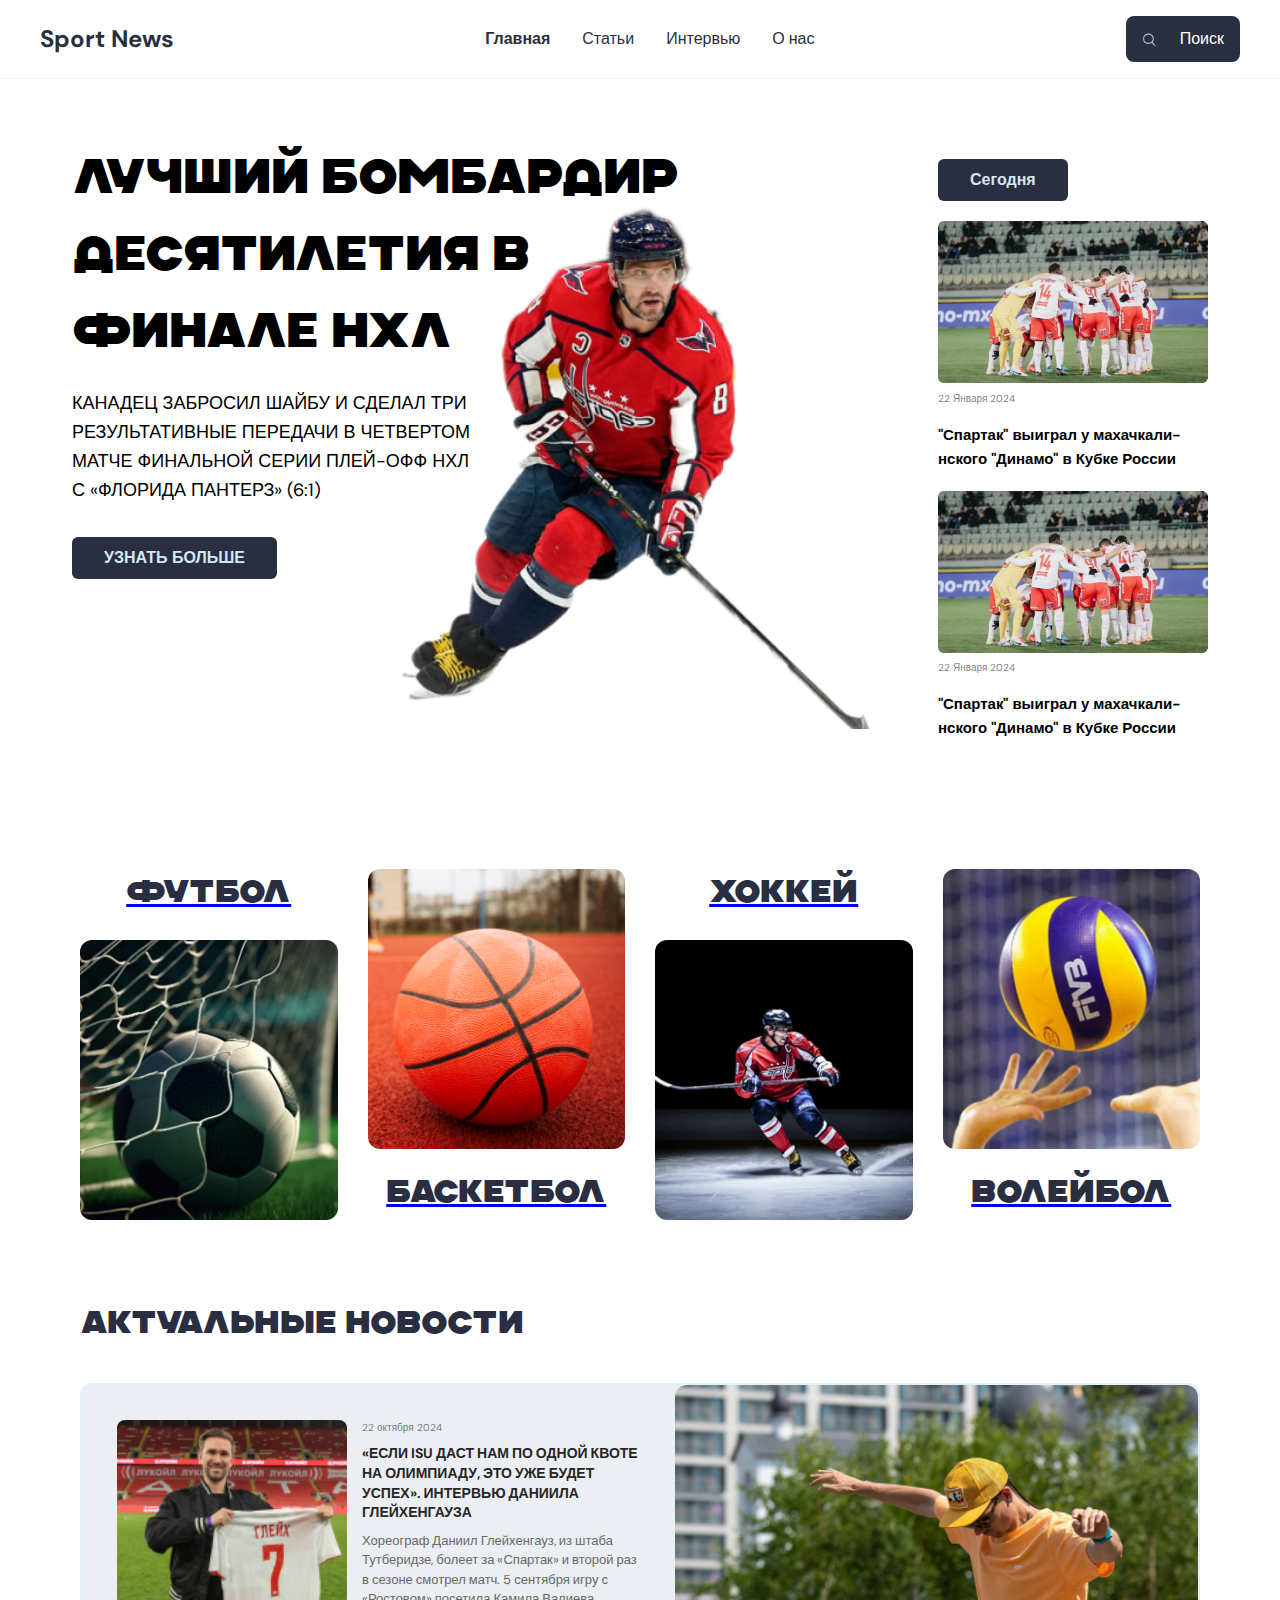
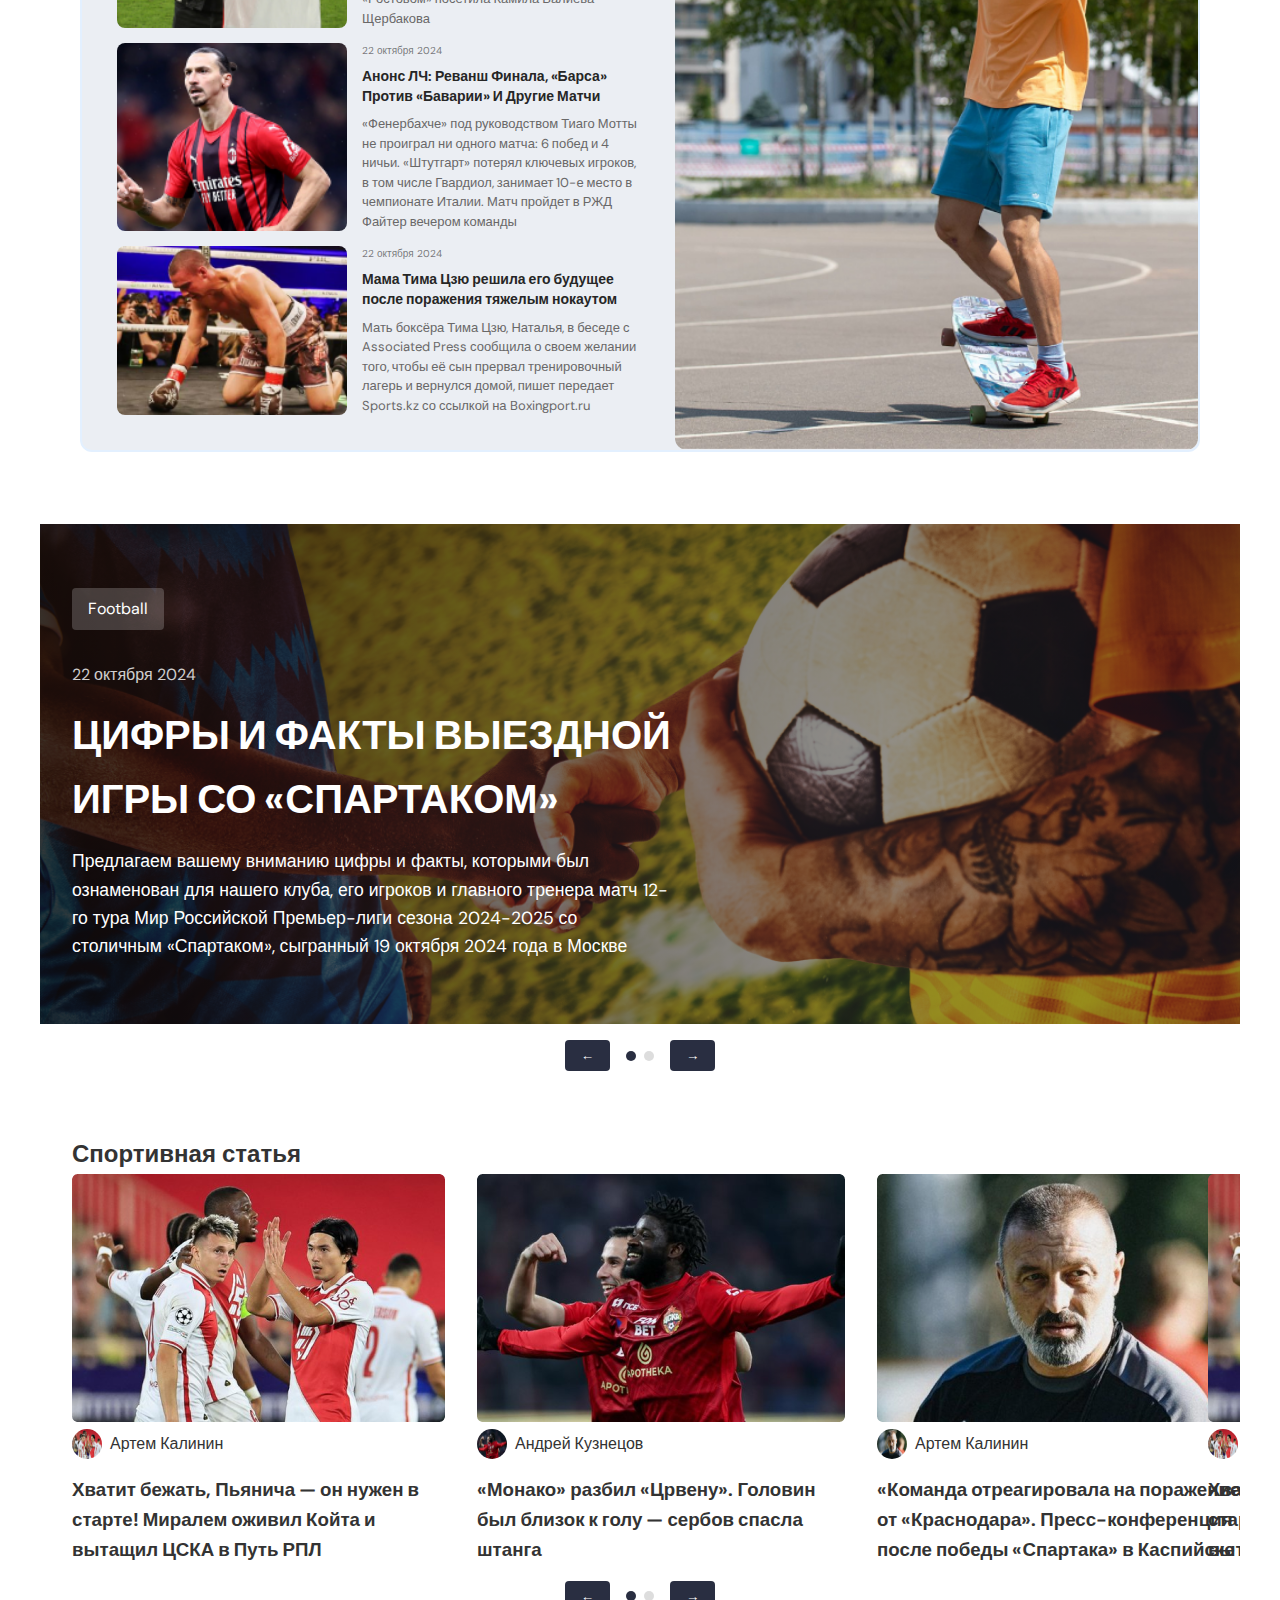
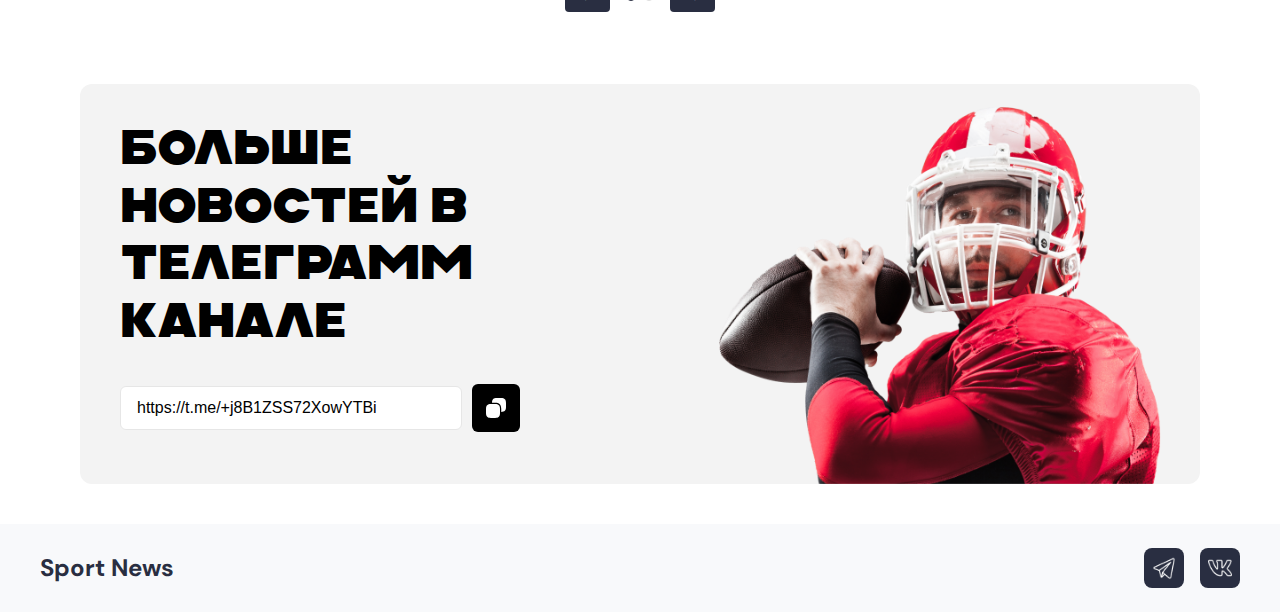
<file: index.html>
<!DOCTYPE html>
<html lang="ru">
<head>
    <meta charset="UTF-8">
    <meta name="viewport" content="width=device-width, initial-scale=1.0">
    <title>Sport News</title>
    <link rel="stylesheet" href="styles.css">
    <script src="articles.js"></script>
    <script src="search.js"></script>
</head>
<body>
    <header>
        <nav class="main-nav">
            <div class="logo">Sport News</div>
            <button class="mobile-menu-btn">
                <span></span>
                <span></span>
                <span></span>
            </button>
            <div class="nav-links">
                <a href="index.html"  class="active">Главная</a>
                <a href="articles.html">Статьи</a>
                <a href="inter.html">Интервью</a>
                <a href="about.html">О нас</a>
            </div>
            <button class="search-btn">
                <img src="assets/images/Frame.png" style="width: 30px; height: 30px;" alt="Поиск"> Поиск
            </button>
        </nav>
    </header>
    <main>
        <div class="flex">
            <section class="hero">
                <div class="hero-content">
                    <h1>ЛУЧШИЙ БОМБАРДИР ДЕСЯТИЛЕТИЯ В ФИНАЛЕ НХЛ</h1>
                    <p>КАНАДЕЦ ЗАБРОСИЛ ШАЙБУ И СДЕЛАЛ ТРИ РЕЗУЛЬТАТИВНЫЕ ПЕРЕДАЧИ В ЧЕТВЕРТОМ МАТЧЕ ФИНАЛЬНОЙ СЕРИИ ПЛЕЙ-ОФФ НХЛ С «ФЛОРИДА ПАНТЕРЗ» (6:1)</p>
                    <button class="learn-more">УЗНАТЬ БОЛЬШЕ</button>
                </div>
                <section class="hero-2">
                        <div>                    <button class="learn-more">Сегодня</button>
                        </div>
                        <div class="card_news_hero">
                            <img src="assets/images/image6.png" alt="Football player">
                            <p>22 Января 2024</p>
                            <h2>"Спартак" выиграл у махачкали-нского "Динамо" в Кубке России</h2>
                        </div>
                        <div class="card_news_hero">
                            <img src="assets/images/image6.png" alt="Football player">
                            <p>22 Января 2024</p>
                            <h2>"Спартак" выиграл у махачкали-нского "Динамо" в Кубке России</h2>
                        </div>
                </section>
            </section>
            
        </div>
        <!-- Hero Section -->
    

        <!-- Sports Categories -->
         <a href="articles.html">
            <section class="sports-categories">
                <div class="category title-first">
                    <h2>ФУТБОЛ</h2>
                    <img src="assets/images/football.png" alt="Футбол">
                </div>
                <div class="category image-first">
                    <h2>БАСКЕТБОЛ</h2>
                    <img src="assets/images/basketball.png" alt="Баскетбол">
                </div>
                <div class="category title-first">
                    <h2>ХОККЕЙ</h2>
                    <img src="assets/images/hockey.png" alt="Хоккей">
                </div>
                <div class="category">
                    <h2>ВОЛЕЙБОЛ</h2>
                    <img src="assets/images/volleyball.png" alt="Волейбол">
    
                </div>
            </section>
         </a>
       

        <!-- News Section -->
        <section class="news-section">
            <h2>Актуальные новости</h2>
            <div class="news-container">
                <div class="news-list">
                    <article class="news-item">
                        <img src="assets/images/image10.png" alt="News 1">

                        <div class="news-content">
                            <div class="news-date">22 октября 2024</div>
                            <h3>«ЕСЛИ ISU ДАСТ НАМ ПО ОДНОЙ КВОТЕ НА ОЛИМПИАДУ, ЭТО УЖЕ БУДЕТ УСПЕХ». ИНТЕРВЬЮ ДАНИИЛА ГЛЕЙХЕНГАУЗА</h3>
                            <p>Хореограф Даниил Глейхенгауз, из штаба Тутберидзе, болеет за «Спартак» и второй раз в сезоне смотрел матч. 5 сентября игру с «Ростовом» посетила Камила Валиева Щербакова</p>
                        </div>
                    </article>

                    <article class="news-item">
                        <img src="assets/images/image9.png" alt="News 2">

                        <div class="news-content">
                            <div class="news-date">22 октября 2024</div>
                            <h3>Анонс ЛЧ: Реванш Финала, «Барса» Против «Баварии» И Другие Матчи</h3>
                            <p>«Фенербахче» под руководством Тиаго Мотты не проиграл ни одного матча: 6 побед и 4 ничьи. «Штутгарт» потерял ключевых игроков, в том числе Гвардиол, занимает 10-е место в чемпионате Италии. Матч пройдет в РЖД Файтер вечером команды</p>
                        </div>
                    </article>

                    <article class="news-item">
                        <img src="assets/images/image12.png" alt="News 3">

                        <div class="news-content">
                            <div class="news-date">22 октября 2024</div>
                            <h3>Мама Тима Цзю решила его будущее после поражения тяжелым нокаутом</h3>
                            <p>Мать боксёра Тима Цзю, Наталья, в беседе с Associated Press сообщила о своем желании того, чтобы её сын прервал тренировочный лагерь и вернулся домой, пишет передает Sports.kz со ссылкой на Boxingport.ru</p>
                        </div>
                    </article>
                </div>
                <div class="news-image">
                    <img src="assets/images/image8.png" alt="Sports News Image">
                </div>
            </div>
        </section>

        <!-- Featured Article -->
        <section class="facts-slider">
            <div class="slider-container">
                <div class="facts-slides">
                    <div class="fact-slide" style="background-image: url('assets/images/image17.png')">
                        <div class="fact-content">
                            <span class="fact-category">Football</span>
                            <span class="fact-date">22 октября 2024</span>
                            <h2>ЦИФРЫ И ФАКТЫ ВЫЕЗДНОЙ ИГРЫ СО «СПАРТАКОМ»</h2>
                            <p>Предлагаем вашему вниманию цифры и факты, которыми был ознаменован для нашего клуба, его игроков и главного тренера матч 12-го тура Мир Российской Премьер-лиги сезона 2024-2025 со столичным «Спартаком», сыгранный 19 октября 2024 года в Москве</p>
                        </div>
                    </div>
                    <div class="fact-slide" style="background-image: url('assets/images/image17.png')">
                        <div class="fact-content">
                            <span class="fact-category">Football</span>
                            <span class="fact-date">23 октября 2024</span>
                            <h2>СТАТИСТИКА МАТЧА: ЦСКА — «СПАРТАК»</h2>
                            <p>Самые интересные цифры и факты матча 12-го тура РПЛ</p>
                        </div>
                    </div>
                </div>
                <div class="slider-controls">
                    <button class="prev-btn facts-prev">←</button>
                    <div class="slider-dots facts-dots"></div>
                    <button class="next-btn facts-next">→</button>
                </div>
            </div>
        </section>

        <!-- Sports Articles -->
        <section class="sports-articles">
            <h2>Спортивная статья</h2>
            <div class="articles-slider">
                <div class="articles-container">
                    <div class="articles-slide">
                        <article class="article-card2">
                            <img src="assets/images/image15.png" alt="Спортивная новость">
                            <div class="article-content2">
                                <div class="author">
                                    <img src="assets/images/image15.png" alt="Автор">
                                    <span>Артем Калинин</span>
                                </div>
                                <h3>Хватит бежать, Пьянича — он нужен в старте! Миралем оживил Койта и вытащил ЦСКА в Путь РПЛ</h3>
                            </div>
                        </article>
                        <article class="article-card2">
                            <img src="assets/images/image16.png" alt="Спортивная новость">
                            <div class="article-content2">
                                <div class="author">
                                    <img src="assets/images/image16.png" alt="Автор">
                                    <span>Андрей Кузнецов</span>
                                </div>
                                <h3>«Монако» разбил «Црвену». Головин был близок к голу — сербов спасла штанга</h3>
                            </div>
                        </article>
                        <article class="article-card2">
                            <img src="assets/images/image14.png" alt="Спортивная новость">
                            <div class="article-content2">
                                <div class="author">
                                    <img src="assets/images/image14.png" alt="Автор">
                                    <span>Артем Калинин</span>
                                </div>
                                <h3>«Команда отреагировала на поражение от «Краснодара». Пресс-конференция после победы «Спартака» в Каспийске</h3>
                            </div>
                        </article>
                        
                    </div>
                    <div class="articles-slide">
                        <article class="article-card2">
                            <img src="assets/images/image15.png" alt="Спортивная новость">
                            <div class="article-content2">
                                <div class="author">
                                    <img src="assets/images/image15.png" alt="Автор">
                                    <span>Артем Калинин</span>
                                </div>
                                <h3>Хватит бежать, Пьянича — он нужен в старте! Миралем оживил Койта и вытащил ЦСКА в Путь РПЛ</h3>
                            </div>
                        </article>
                        <article class="article-card2">
                            <img src="assets/images/image16.png" alt="Спортивная новость">
                            <div class="article-content2">
                                <div class="author">
                                    <img src="assets/images/image16.png" alt="Автор">
                                    <span>Андрей Кузнецов</span>
                                </div>
                                <h3>«Монако» разбил «Црвену». Головин был близок к голу — сербов спасла штанга</h3>
                            </div>
                        </article>
                        <article class="article-card2">
                            <img src="assets/images/image14.png" alt="Спортивная новость">
                            <div class="article-content2">
                                <div class="author">
                                    <img src="assets/images/image14.png" alt="Автор">
                                    <span>Артем Калинин</span>
                                </div>
                                <h3>«Команда отреагировала на поражение от «Краснодара». Пресс-конференция после победы «Спартака» в Каспийске</h3>
                            </div>
                        </article>
                        
                    </div>
                </div>
                <div class="slider-controls">
                    <button class="prev-btn articles-prev">←</button>
                    <div class="slider-dots articles-dots"></div>
                    <button class="next-btn articles-next">→</button>
                </div>
            </div>
        </section>
        <!-- Telegram Channel -->
        <section class="telegram-news">
            <div class="telegram-content">
                <div class="telegram-text">
                    <h2>БОЛЬШЕ НОВОСТЕЙ В<br>ТЕЛЕГРАММ КАНАЛЕ</h2>
                    <div class="telegram-link-container">
                        <input type="text" value="https://t.me/+j8B1ZSS72XowYTBi" readonly>
                        <button class="copy-link">
                            <svg width="24" height="24" viewBox="0 0 24 24" fill="none" xmlns="http://www.w3.org/2000/svg">
                                <path d="M16 12.9V17.1C16 20.6 14.6 22 11.1 22H6.9C3.4 22 2 20.6 2 17.1V12.9C2 9.4 3.4 8 6.9 8H11.1C14.6 8 16 9.4 16 12.9Z" fill="white"/>
                                <path d="M17.1 2H12.9C9.45001 2 8.05001 3.37 8.01001 6.75H11.1C15.3 6.75 17.25 8.7 17.25 12.9V15.99C20.63 15.95 22 14.55 22 11.1V6.9C22 3.4 20.6 2 17.1 2Z" fill="white"/>
                            </svg>
                        </button>
                    </div>
                </div>
                <div class="telegram-image">
                    <img src="assets/images/american-football-player-posing-with-ball-white1.png" alt="Football player">
                </div>
            </div>
        </section>
    </main>

    <footer>
        <div class="footer-content">
            <div class="logo">Sport News</div>
            <div class="social-links">
                <a href="#" class="social-link telegram">
                    <img src="assets/images/icon2.png" alt="Telegram">
                </a>
                <a href="#" class="social-link vk">
                    <img src="assets/images/icon1.png" alt="VK">
                </a>
            </div>
        </div>
    </footer>
    <script src="slider.js"></script>
    <script>
        document.querySelector('.mobile-menu-btn').addEventListener('click', function() {
            document.querySelector('.nav-links').classList.toggle('active');
        });
    </script>
</body>
</html>
</file>
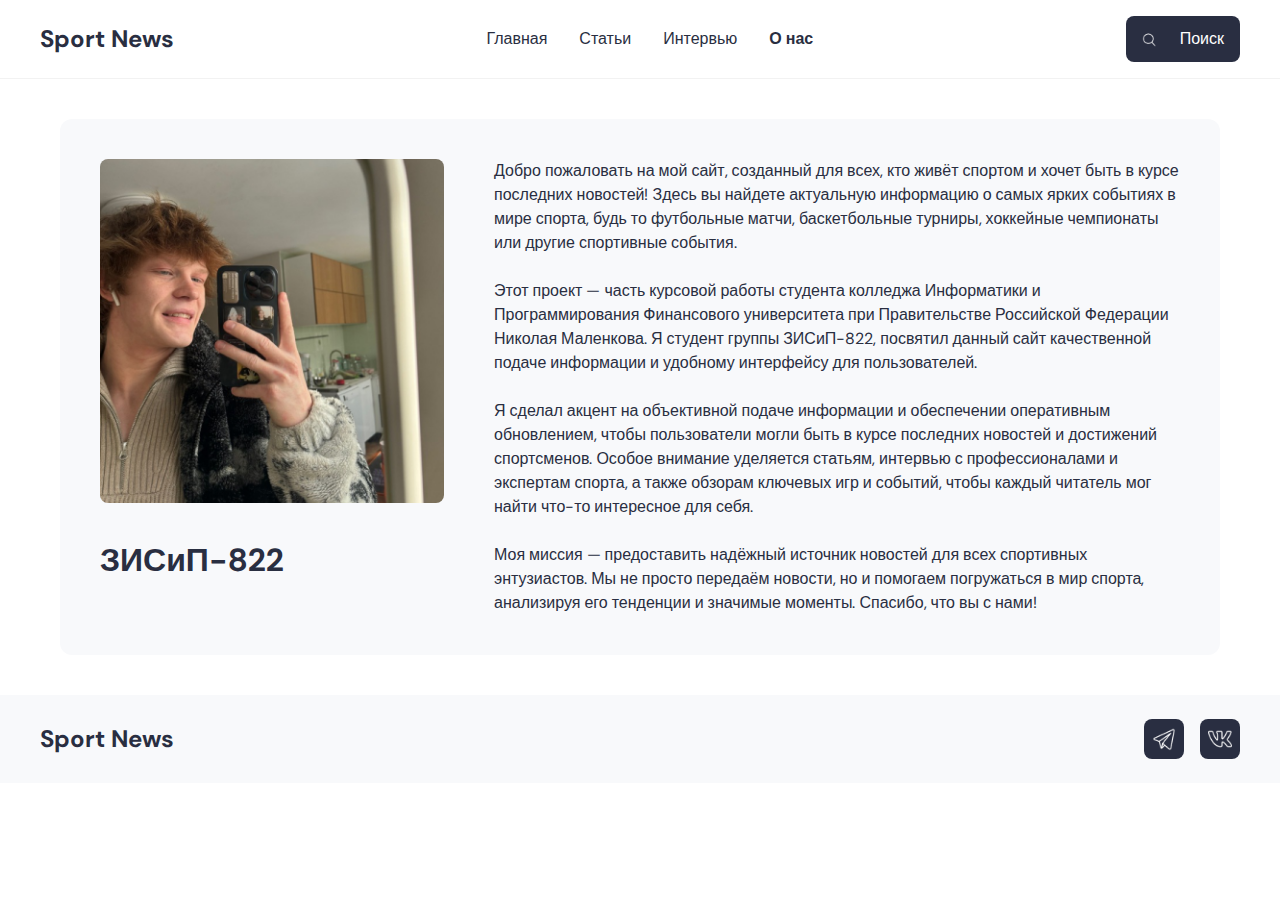
<file: about.html>
<!DOCTYPE html>
<html lang="ru">
<head>
    <meta charset="UTF-8">
    <meta name="viewport" content="width=device-width, initial-scale=1.0">
    <title>О нас - Sport News</title>
    <link rel="stylesheet" href="styles.css">
    <script src="search.js"></script>
</head>
<body>
    <header>
        <nav class="main-nav">
            <div class="logo">Sport News</div>
            <button class="mobile-menu-btn">
                <span></span>
                <span></span>
                <span></span>
            </button>
            <div class="nav-links">
                <a href="index.html">Главная</a>
                <a href="articles.html">Статьи</a>
                <a href="inter.html">Интервью</a>
                <a href="about.html" class="active">О нас</a>
            </div>
            <button class="search-btn">
                <img src="assets/images/Frame.png" style="width: 30px; height: 30px;" alt="Поиск"> Поиск
            </button>
        </nav>
    </header>

    <main>
        <div class="about-container">
            <div class="about-content">
                <div class="about-profile">
                    <img src="assets/images/image51.png" alt="ЗИСиП-822" class="profile-image">
                    <h2 class="profile-title">ЗИСиП-822</h2>
                </div>
                <div class="about-text">
                    <p>Добро пожаловать на мой сайт, созданный для всех, кто живёт спортом и хочет быть в курсе последних новостей! Здесь вы найдете актуальную информацию о самых ярких событиях в мире спорта, будь то футбольные матчи, баскетбольные турниры, хоккейные чемпионаты или другие спортивные события.</p>
                    
                    <p>Этот проект — часть курсовой работы студента колледжа Информатики и Программирования Финансового университета при Правительстве Российской Федерации Николая Маленкова. Я студент группы ЗИСиП-822, посвятил данный сайт качественной подаче информации и удобному интерфейсу для пользователей.</p>
                    
                    <p>Я сделал акцент на объективной подаче информации и обеспечении оперативным обновлением, чтобы пользователи могли быть в курсе последних новостей и достижений спортсменов. Особое внимание уделяется статьям, интервью с профессионалами и экспертам спорта, а также обзорам ключевых игр и событий, чтобы каждый читатель мог найти что-то интересное для себя.</p>
                    
                    <p>Моя миссия — предоставить надёжный источник новостей для всех спортивных энтузиастов. Мы не просто передаём новости, но и помогаем погружаться в мир спорта, анализируя его тенденции и значимые моменты. Спасибо, что вы с нами!</p>
                </div>
            </div>
        </div>
    </main>

    <footer>
        <div class="footer-content">
            <div class="logo">Sport News</div>
            <div class="social-links">
                <a href="#" class="social-link telegram">
                    <img src="assets/images/icon2.png" alt="Telegram">
                </a>
                <a href="#" class="social-link vk">
                    <img src="assets/images/icon1.png" alt="VK">
                </a>
            </div>
        </div>
    </footer>
    <script>
        document.querySelector('.mobile-menu-btn').addEventListener('click', function() {
            document.querySelector('.nav-links').classList.toggle('active');
        });
    </script>
</body>
</html>
</file>
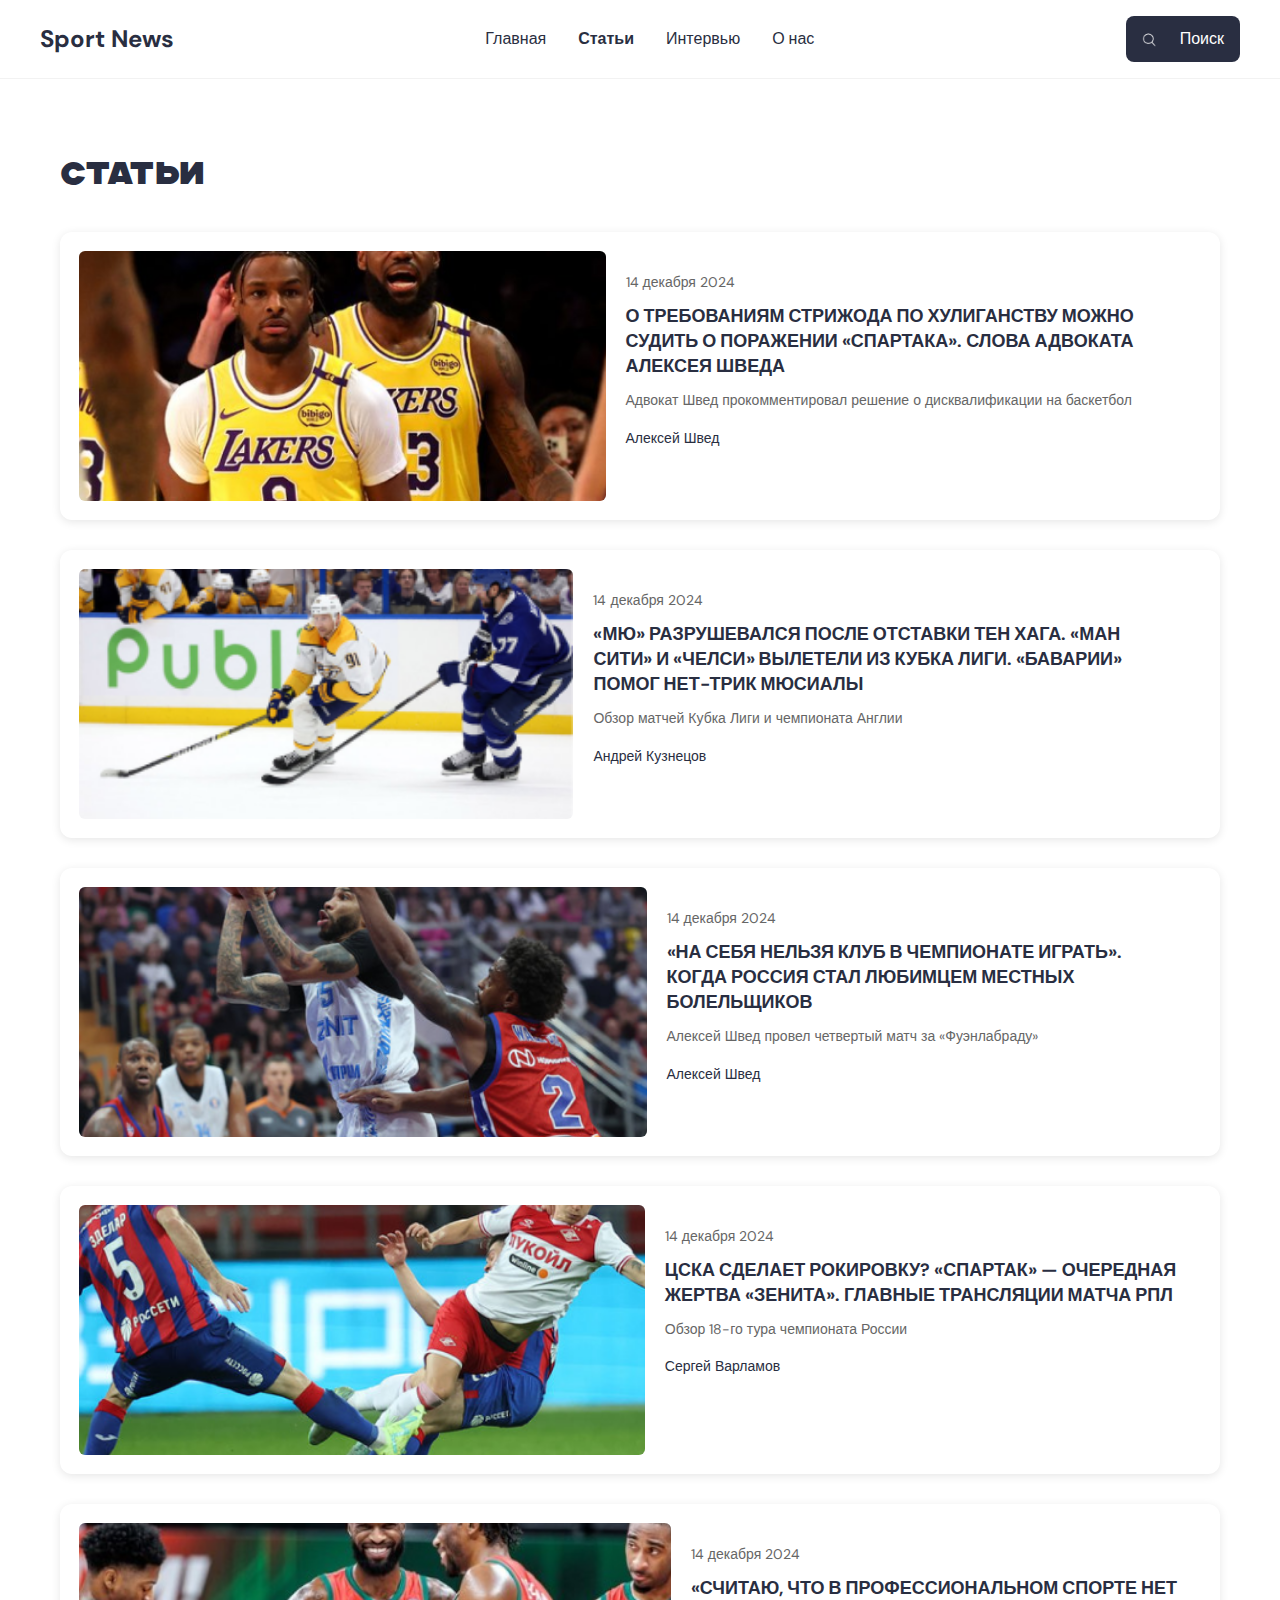
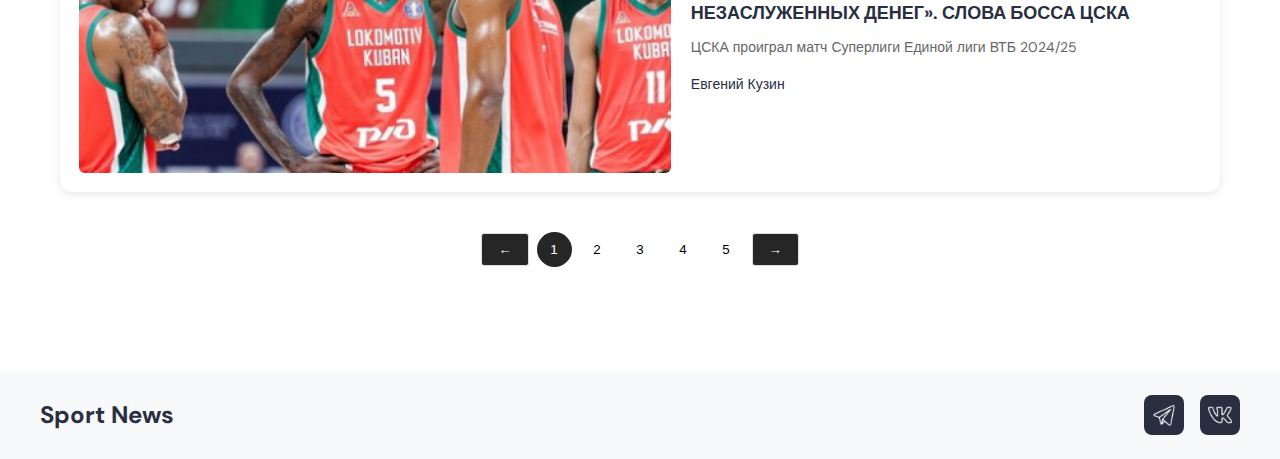
<file: articles.html>
<!DOCTYPE html>
<html lang="ru">
<head>
    <meta charset="UTF-8">
    <meta name="viewport" content="width=device-width, initial-scale=1.0">
    <title>Статьи - Sport News</title>
    <link rel="stylesheet" href="styles.css">
    <script src="search.js"></script>
</head>
<body>
    <header>
        <nav class="main-nav">
            <div class="logo">Sport News</div>
            <button class="mobile-menu-btn">
                <span></span>
                <span></span>
                <span></span>
            </button>
            <div class="nav-links">
                <a href="index.html">Главная</a>
                <a href="articles.html "  class="active">Статьи</a>
                <a href="inter.html">Интервью</a>
                <a href="about.html">О нас</a>
            </div>
            <button class="search-btn">
                <img src="assets/images/Frame.png" style="width: 30px; height: 30px;" alt="Поиск"> Поиск
            </button>
        </nav>
    </header>
    <main>
        <section class="articles-section">
            <h1>Статьи</h1>
            <div class="articles-grid">
                <!-- Articles will be dynamically inserted here -->
            </div>
            <div class="pagination">
                <!-- Pagination will be dynamically inserted here -->
            </div>
        </section>
    </main>

    <footer>
        <div class="footer-content">
            <div class="logo">Sport News</div>
            <div class="social-links">
                <a href="#" class="social-link telegram">
                    <img src="assets/images/icon2.png" alt="Telegram">
                </a>
                <a href="#" class="social-link vk">
                    <img src="assets/images/icon1.png" alt="VK">
                </a>
            </div>
        </div>
    </footer>

    <script src="articles.js"></script>
    <script>
        document.querySelector('.mobile-menu-btn').addEventListener('click', function() {
            document.querySelector('.nav-links').classList.toggle('active');
        });
    </script>
</body>
</html>
</file>
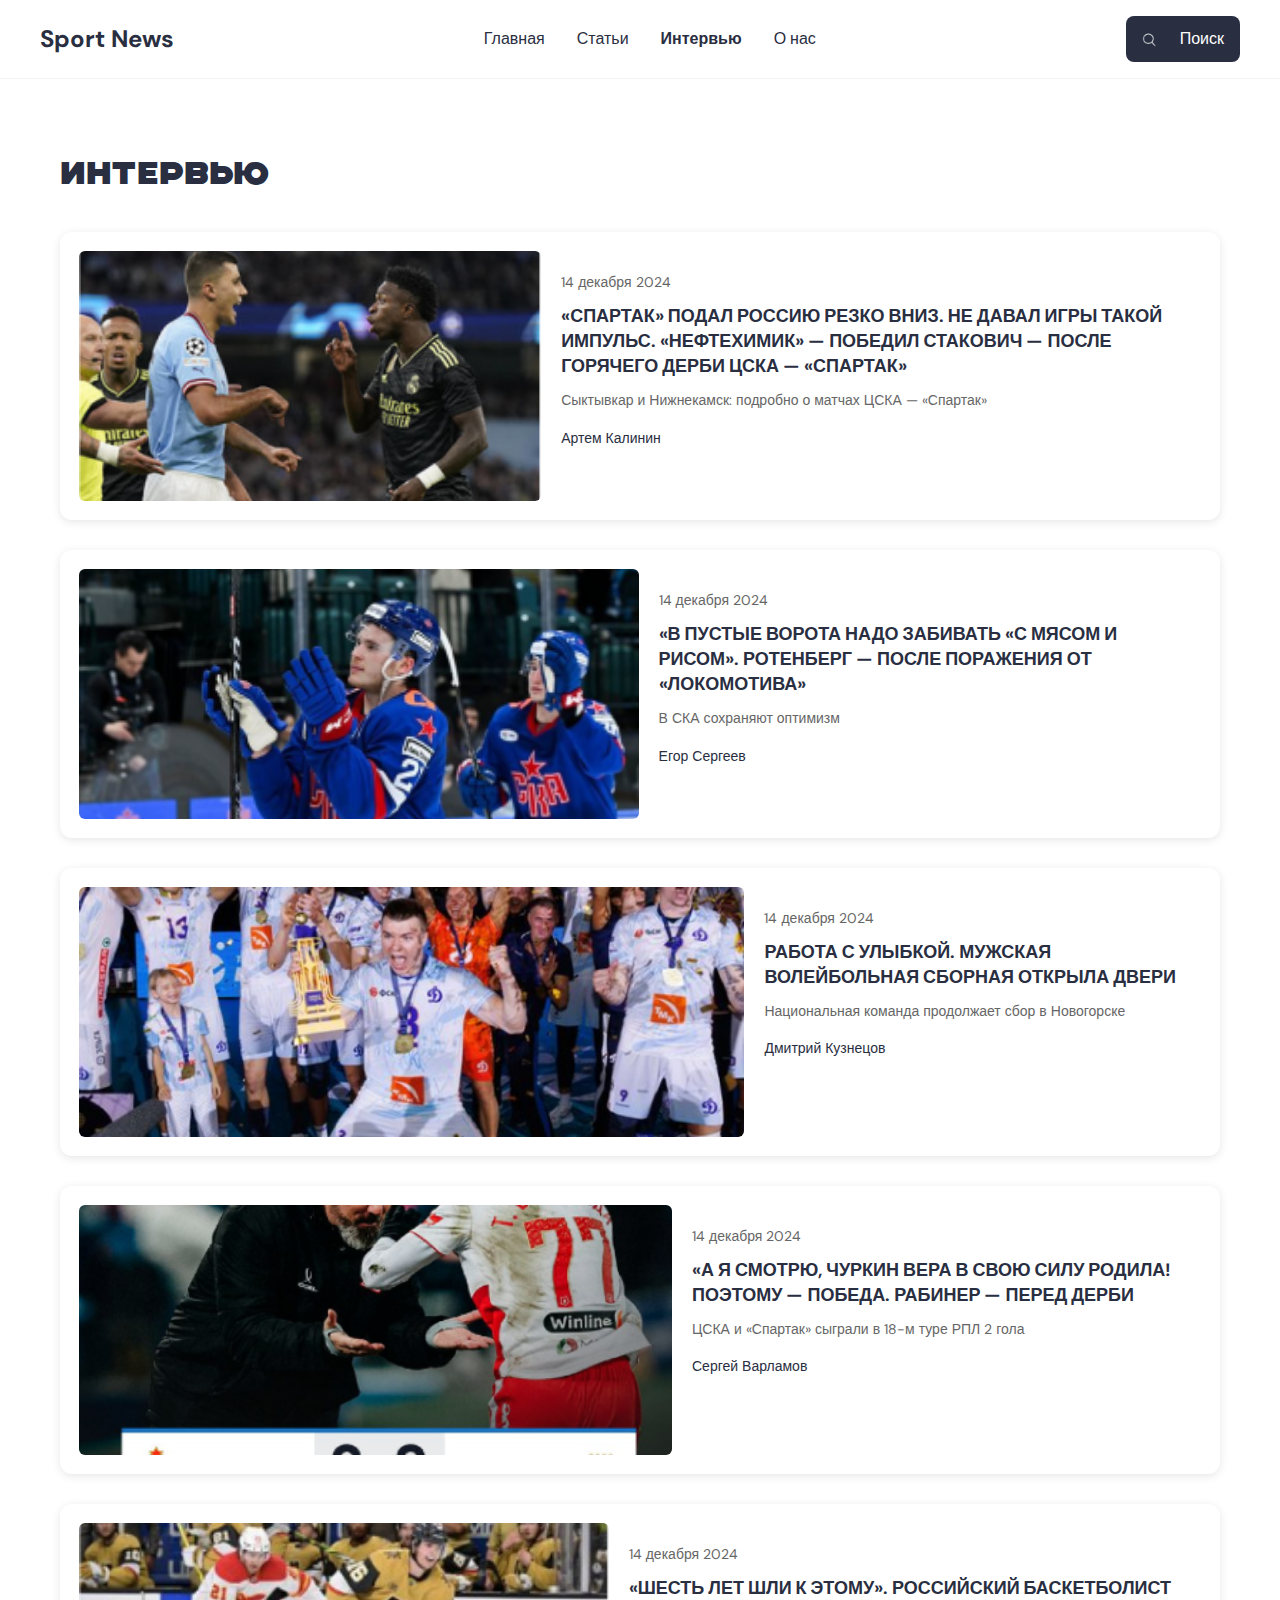
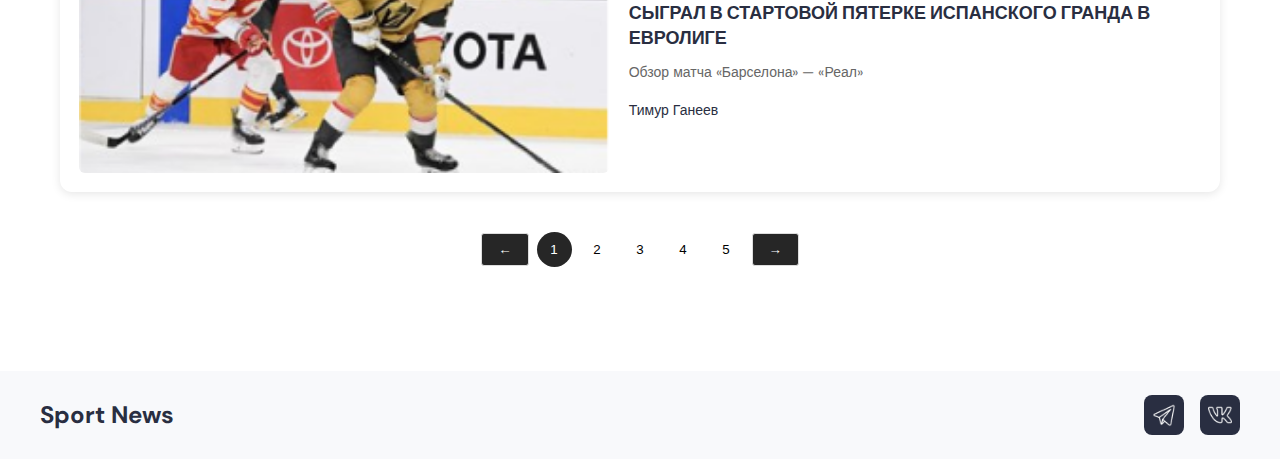
<file: inter.html>
<!DOCTYPE html>
<html lang="ru">
<head>
    <meta charset="UTF-8">
    <meta name="viewport" content="width=device-width, initial-scale=1.0">
    <title>Статьи - Sport Интервью</title>
    <link rel="stylesheet" href="styles.css">
    <script src="search.js"></script>
</head>
<body>
    <header>
        <nav class="main-nav">
            <div class="logo">Sport News</div>
            <button class="mobile-menu-btn">
                <span></span>
                <span></span>
                <span></span>
            </button>
            <div class="nav-links">
                <a href="index.html">Главная</a>
                <a href="articles.html">Статьи</a>
                <a href="inter.html" class="active">Интервью</a>
                <a href="about.html" >О нас</a>
            </div>
            <button class="search-btn">
                <img src="assets/images/Frame.png" style="width: 30px; height: 30px;" alt="Поиск"> Поиск
            </button>
        </nav>
    </header>

    <main>
        <section class="articles-section">
            <h1>Интервью</h1>
            <div class="articles-grid">
                <!-- Articles will be dynamically inserted here -->
            </div>
            <div class="pagination">
                <!-- Pagination will be dynamically inserted here -->
            </div>
        </section>
    </main>

    <footer>
        <div class="footer-content">
            <div class="logo">Sport News</div>
            <div class="social-links">
                <a href="#" class="social-link telegram">
                    <img src="assets/images/icon2.png" alt="Telegram">
                </a>
                <a href="#" class="social-link vk">
                    <img src="assets/images/icon1.png" alt="VK">
                </a>
            </div>
        </div>
    </footer>

    <script src="articles.js"></script>
    <script>
        document.querySelector('.mobile-menu-btn').addEventListener('click', function() {
            document.querySelector('.nav-links').classList.toggle('active');
        });
    </script>
</body>
</html>
</file>
<file: styles.css>
@font-face {
    font-family: 'Raydis';
    src: url('./assets/font/raydis.ttf') format('truetype');
}

@font-face {
    font-family: 'DMSans';
    src: url('./assets/font/DMSans-VariableFont_opsz\,wght.ttf') format('truetype');
}

:root {
    --primary-color: #000;
    --secondary-color: #333;
    --accent-color: #0056b3;
    --background-color: #fff;
    --text-color: #333;
}

* {
    margin: 0;
    padding: 0;
    box-sizing: border-box;
}

body {
    font-family: 'DMSans', Arial, sans-serif;
    line-height: 1.6;
    color: var(--text-color);
}

h1 {
    font-family: 'Raydis', sans-serif;
}

/* Header & Navigation */
header {
    background-color: var(--background-color);
    padding: 1rem 2rem;
    border-bottom: 1px solid #F2F2F2;
    position: relative;
    z-index: 1000;
}

.main-nav {
    display: flex;
    justify-content: space-between;
    align-items: center;
    max-width: 1200px;
    margin: 0 auto;
}

.logo {
    color: #292E41;
    font-family: 'DMSans', sans-serif;
    font-size: 24px;
    font-weight: 700;
}

.nav-links {
    display: flex;
    gap: 32px;
}

.nav-links a {
    text-decoration: none;
    color: #292E41;
    font-size: 16px;
    font-weight: 500;
}

.nav-links a.active {
    color: #292E41;
    font-weight: 700;
}

.search-btn {
    display: flex;
    align-items: center;
    gap: 8px;
    padding: 8px 16px;
    border-radius: 8px;
    background: #292E41;
    color: #fff;
    font-size: 16px;
    font-weight: 500;
    border: none;
    cursor: pointer;
}

.search-btn img {
    width: 20px;
    height: 20px;
}

.mobile-menu-btn {
    display: none;
    background: none;
    border: none;
    cursor: pointer;
    padding: 10px;
}

.mobile-menu-btn span {
    display: block;
    width: 25px;
    height: 3px;
    background: #292E41;
    margin: 5px 0;
    transition: 0.3s;
}

@media screen and (max-width: 768px) {
    header {
        position: fixed;
        top: 0;
        left: 0;
        right: 0;
        background: white;
        box-shadow: 0 2px 5px rgba(0,0,0,0.1);
    }

    main {
        margin-top: 80px;
    }

    .nav-links {
        position: fixed;
        top: 70px;
        left: 0;
        right: 0;
        background: white;
        flex-direction: column;
        padding: 20px;
        box-shadow: 0 2px 5px rgba(0,0,0,0.1);
        z-index: 1000;
    }

    .nav-links a {
        padding: 15px 0;
        width: 100%;
        text-align: center;
        border-bottom: 1px solid #f0f0f0;
    }

    .nav-links a:last-child {
        border-bottom: none;
    }

    .search-btn {
        display: none;
    }

    /* Hero Section */
    .hero {
        height: auto;
        min-height: auto;
        padding: 2rem 1rem;
        background-image: none !important;
        background-color: white;
        flex-direction: column;
        margin-top: 0;
    }

    .hero-content {
        width: 100%;
        max-width: 100%;
    }

    .hero h1 {
        font-size: 28px;
        margin-bottom: 15px;
    }

    .hero p {
        width: 100%;
        font-size: 16px;
        margin-bottom: 20px;
    }

    .hero-2 {
        display: none !important;
    }

    .card_news_hero{
        width: 100%;
    }
}

@media screen and (max-width: 480px) {
    .hero h1 {
        font-size: 24px;
    }

    .hero p {
        font-size: 14px;
    }
}

/* Hero Section */
.hero {
    background-image: url('assets/images/image1.png');
    background-size: 900px;
    background-repeat: no-repeat;
    background-position: 100% 110%;
    color: black;
    padding: 4rem 2rem;
    position: relative;
    height: 650px;
    max-width: 1200px;
    margin: 0 auto;
    width: 100%;
    display: flex;
    justify-content: space-between;
    align-items: flex-start;
}

.hero-content {
    position: relative;
    width: 640px;
}

.hero h1 {
    font-size: 48px;
    margin-bottom: 1rem;
}

.hero p {
    font-size: 18px;
    margin-bottom: 1rem;
    width: 410px;
}

.learn-more {
    border-radius: 6px;
    background: #292E41;
    color: #D4E8F1;
    font-size: 16px;
    font-weight: 700;
    border: none;
    padding: 12px 32px;
    cursor: pointer;
    margin-top: 1rem;
}

/* Sports Categories */
.sports-categories {
    display: grid;
    grid-template-columns: repeat(4, 1fr);
    gap: 30px;
    padding: 40px;
    max-width: 1200px;
    margin: 0 auto;
}

.card_news_hero h2 {
    color: #000;
    font-size: 15px;
    width: 250px;
}

.hero-2{
    display: flex;
    flex-direction: column;
    gap: 20px;
}

.card_news_hero p {
    color: rgba(38, 38, 38, 0.60);    font-size: 10px;
    width: 200px;
}

.category {
    display: flex;
    flex-direction: column;
    gap: 20px;
}

.category img {
    width: 100%;
    height: 280px;
    object-fit: cover;
    border-radius: 12px;
}

.category h2 {
    color: #292E41;
    font-family: 'Raydis', sans-serif;
    font-size: 32px;
    margin: 0;
    text-align: center;
}

.category:nth-child(odd) {
    flex-direction: column;
}

.category:nth-child(even) {
    flex-direction: column-reverse;
}

/* News Section */
.news-section {
    max-width: 1200px;
    margin: 0 auto;
    padding: 40px;
}

.news-section h2 {
    font-family: 'Raydis', sans-serif;
    font-size: 32px;
    color: #292E41;
    margin-bottom: 32px;
}

.news-container {
    display: flex;
    gap: 0px;
    border: 2px solid #E3F0FF;
    background: #EBEEF3;
    border-radius: 12px;
}

.news-list {
    flex: 1;
    display: flex;
    flex-direction: column;
    gap: 15px;
    padding: 35px;
}

.news-item {
    display: flex;
    gap: 15px;
}

.news-content {
    flex: 1;
    display: flex;
    flex-direction: column;
    gap: 8px;
}

.news-date {
    color: rgba(38, 38, 38, 0.60);
    font-size: 10px;
    font-family: 'DMSans', sans-serif;
}

.flex {
    display: flex;
    padding: 0 0 100px 0;
    width: 100%;
}

.news-item h3 {
    font-family: 'DMSans', sans-serif;
    font-size: 14px;
    font-weight: 700;
    color: #292E41;
    color: #262626;
    line-height: 1.4;
}

.news-item p {
    font-family: 'DMSans', sans-serif;
    font-size: 13px;
    color: #696868;
    line-height: 1.5;
}

.news-item img {
    width: 230px;
    height: 100%;
    object-fit: cover;
    border-radius: 8px;
}

.news-image {
    flex: 1;
}

.news-image img {
    width: 100%;
    height: 100%;
    object-fit: cover;
    border-radius: 12px;
}

/* Featured Article */
.featured-article {
    background: #f5f5f5;
    padding: 2rem;
    margin: 2rem 0;
}

.article-tag {
    display: inline-block;
    background: #333;
    color: white;
    padding: 0.25rem 0.75rem;
    border-radius: 3px;
    margin-bottom: 1rem;
}

.pagination {
    display: flex;
    align-items: center;
    justify-content: center;
    gap: 1rem;
    margin-top: 1.5rem;
}

/* Sports Articles */
.sports-articles {
    padding: 2rem;
    max-width: 1200px;
    margin: 0 auto;
}

.articles-grid {
    display: grid;
    grid-template-columns: repeat(3, 1fr);
    gap: 1.5rem;
    margin-top: 1.5rem;
}

/* Slider Styles */
.facts-slider, .sports-articles {
    max-width: 1200px;
    margin: 2rem auto;
    overflow: hidden;
}

.slider-container, .articles-slider {
    position: relative;
    width: 100%;
}

.facts-slides, .articles-container {
    display: flex;
    transition: transform 0.5s ease;
}

.fact-slide {
    min-width: 100%;
    height: 500px;
    padding: 2rem;
    background-size: cover;
    background-position: center;
    position: relative;
    display: flex;
    align-items: center;
}

.fact-slide::before {
    content: '';
    position: absolute;
    top: 0;
    left: 0;
    right: 0;
    bottom: 0;
    background: linear-gradient(to right, rgba(0, 0, 0, 0.7), rgba(0, 0, 0, 0.3));
    z-index: 1;
}

.fact-content {
    max-width: 600px;
    position: relative;
    z-index: 2;
    color: #fff;
}

.fact-content h2 {
    font-size: 2.5rem;
    margin-bottom: 1rem;
    font-weight: bold;
}

.fact-content p {
    font-size: 1.1rem;
    line-height: 1.6;
}

.fact-category {
    display: inline-block;
    padding: 0.5rem 1rem;
    background: rgba(255, 255, 255, 0.2);
    border-radius: 4px;
    margin-bottom: 1rem;
}

.fact-date {
    display: block;
    margin: 1rem 0;
    opacity: 0.8;
}

.articles-slide {
    display: flex;
    gap: 2rem;
    min-width: 100%;
}

.article-card {
    flex: 1;
    border-radius: 12px;
    background: #EBEEF3;
    overflow: hidden;
    display: flex;
    padding: 19px;
    box-shadow: 0 2px 10px rgba(0, 0, 0, 0.1);
}

.article-card img {
    width: 277px;
    height: 200px;
    object-fit: cover;
    border-radius: 6px;
}

.article-content {
    align-items: center;
    display: flex;
    gap: 50px;
}

.author {
    display: flex;
    align-items: center;
    gap: 0.5rem;
    margin-bottom: 1rem;
}

.author img {
    width: 30px;
    height: 30px;
    border-radius: 50%;
}

.slider-controls {
    display: flex;
    justify-content: center;
    align-items: center;
    gap: 1rem;
    margin-top: 1rem;
}

.prev-btn, .next-btn {
    background: #292E41;
    color: #fff;
    border: none;
    padding: 0.5rem 1rem;
    border-radius: 4px;
    cursor: pointer;
    transition: background 0.3s;
}

.prev-btn:hover, .next-btn:hover {
    background: #3a4056;
}

.slider-dots {
    display: flex;
    gap: 0.5rem;
}

.dot {
    width: 10px;
    height: 10px;
    border-radius: 50%;
    background: #ddd;
    cursor: pointer;
}

.dot.active {
    background: #292E41;
}

/* Telegram News Section */
.telegram-news {
    max-width: 1200px;
    margin: 40px auto;
    padding: 0 40px;
}

.telegram-content {
    background: #F3F3F3;
    border-radius: 12px;
    display: flex;
    justify-content: space-between;
    overflow: hidden;
    position: relative;
}

.telegram-text {
    padding: 40px;
    max-width: 600px;
}

.telegram-text h2 {
    font-family: 'Raydis', sans-serif;
    font-size: 48px;
    line-height: 1.2;
    margin-bottom: 30px;
    color: #000;
}

.telegram-link-container {
    display: flex;
    align-items: center;
    gap: 10px;
    max-width: 400px;
}

.telegram-link-container input {
    flex: 1;
    padding: 12px 16px;
    border: 1px solid #E6E6E6;
    border-radius: 6px;
    background: white;
    font-size: 16px;
    color: #000;
    outline: none;
}

.copy-link {
    background: #000;
    border: none;
    border-radius: 6px;
    width: 48px;
    height: 48px;
    display: flex;
    align-items: center;
    justify-content: center;
    cursor: pointer;
    transition: background-color 0.3s;
}

.copy-link:hover {
    background: #333;
}

.telegram-image {
    position: relative;
    flex: 1;
    display: flex;
    justify-content: flex-end;
}

.telegram-image img {
    height: 100%;
    object-fit: cover;
    max-height: 400px;
}

/* Telegram Channel */
.telegram-channel {
    background: #f5f5f5;
    padding: 3rem 2rem;
    text-align: center;
    margin-top: 2rem;
}

.telegram-link {
    display: flex;
    align-items: center;
    justify-content: center;
    gap: 1rem;
    margin-top: 1.5rem;
}

.telegram-link input {
    padding: 0.75rem;
    border: 1px solid #ddd;
    border-radius: 5px;
    width: 300px;
}

.copy-btn {
    padding: 0.75rem;
    border: none;
    background: var(--accent-color);
    color: white;
    border-radius: 5px;
    cursor: pointer;
}

/* Articles Page Styles */
.articles-section {
    max-width: 1200px;
    margin: 2rem auto;
    padding: 40px 20px;
}

.articles-section h1 {
    font-family: 'Raydis', sans-serif;
    font-size: 32px;
    margin-bottom: 30px;
    color: #292E41;
}

.articles-grid {
    display: grid;
    grid-template-columns: repeat(1, 1fr);
    gap: 30px;
    margin-bottom: 40px;
}

.article-card {
    background: white;
    border-radius: 12px;
    overflow: hidden;
    box-shadow: 0 2px 10px rgba(0,0,0,0.1);
    transition: transform 0.3s ease;
}

.article-card:hover {
    transform: translateY(-5px);
}

.article-card img {
    width: 100%;
    height: 250px;
    object-fit: cover;
}

.article-info {
    padding: 20px;
}

.article-date {
    color: #666;
    font-size: 14px;
    margin-bottom: 10px;
}

.article-title {
    font-size: 18px;
    font-weight: 700;
    color: #292E41;
    margin-bottom: 10px;
    line-height: 1.4;
}

.article-subtitle {
    font-size: 14px;
    color: #666;
    margin-bottom: 15px;
}

.article-author {
    font-size: 14px;
    color: #292E41;
    font-weight: 500;
}

@media screen and (max-width: 768px) {
    .articles-section {
        padding: 20px 15px;
    }

    .articles-section h1 {
        font-size: 28px;
        margin-bottom: 20px;
    }

    .articles-grid {
        gap: 20px;
    }

    .article-card {
        display: flex;
        flex-direction: row;
        height: auto;
    }

    .article-card img {
        width: 120px;
        height: 120px;
        object-fit: cover;
    }

    .article-info {
        flex: 1;
        padding: 15px;
    }

    .article-title {
        font-size: 16px;
        margin-bottom: 8px;
        display: -webkit-box;
        -webkit-line-clamp: 3;
        -webkit-box-orient: vertical;
        overflow: hidden;
    }

    .article-subtitle {
        font-size: 13px;
        margin-bottom: 8px;
        display: -webkit-box;
        -webkit-line-clamp: 2;
        -webkit-box-orient: vertical;
        overflow: hidden;
    }

    .article-date {
        font-size: 12px;
        margin-bottom: 5px;
    }

    .article-author {
        font-size: 12px;
    }
}

@media screen and (max-width: 480px) {
    .article-card img {
        width: 100px;
        height: 100px;
    }

    .article-info {
        padding: 10px;
    }

    .article-title {
        font-size: 14px;
        -webkit-line-clamp: 2;
    }

    .article-subtitle {
        display: none;
    }
}

/* About Page Styles */
.about-container {
    max-width: 1200px;
    margin: 0 auto;
    padding: 40px 20px;
}

.about-content {
    background: #F8F9FB;
    border-radius: 12px;
    padding: 40px;
    display: flex;
    gap: 50px;
    align-items: flex-start;
}

.about-profile {
    text-align: left;
}

.profile-image {
    width: 344px;
    height: 344px;
    border-radius: 8px;
    object-fit: cover;
    margin-bottom: 24px;
}

.profile-title {
    color: #292E41;
    font-family: 'DMSans', sans-serif;
    font-size: 32px;
    font-weight: 700;
    margin: 0;
}

.about-text {
    max-width: 870px;
    margin: 0 auto;
}

.about-text p {
    color: #292E41;
    font-size: 16px;
    line-height: 1.5;
    margin-bottom: 24px;
}

.about-text p:last-child {
    margin-bottom: 0;
}

@media screen and (max-width: 768px) {
    .about-container {
        padding: 20px;
    }

    .about-content {
        background: none;
        padding: 0;
        flex-direction: column;
        align-items: center;
        gap: 30px;
    }

    .about-profile {
        text-align: center;
    }

    .profile-image {
        width: 250px;
        height: 250px;
        margin-bottom: 20px;
    }

    .profile-title {
        font-size: 28px;
        margin-bottom: 20px;
    }

    .about-text {
        text-align: center;
    }

    .about-text p {
        font-size: 15px;
        text-align: left;
    }
}

@media screen and (max-width: 480px) {
    .profile-image {
        width: 200px;
        height: 200px;
    }

    .profile-title {
        font-size: 24px;
    }

    .about-text p {
        font-size: 14px;
    }
}

@media screen and (max-width: 768px) {
    .mobile-menu-btn {
        display: block;
    }

    .nav-links {
        display: none;
        position: fixed;
        top: 70px;
        left: 0;
        right: 0;
        background: white;
        flex-direction: column;
        padding: 20px;
        box-shadow: 0 2px 5px rgba(0,0,0,0.1);
    }

    .nav-links.active {
        display: flex;
    }

    .search-btn {
        display: none;
    }

    /* Hero Section */
    .hero {
        height: auto;
        padding: 2rem 1rem;
        background-position: center;
        background-size: cover;
        flex-direction: column;
    }

    .hero-content {
        width: 100%;
    }

    .hero h1 {
        font-size: 32px;
    }

    .hero p {
        width: 100%;
        font-size: 16px;
    }

    .hero-2 {
        width: 100%;
        margin-top: 2rem;
    }

    .card_news_hero {
        width: 100%;
    }

    /* Sports Categories */
    .sports-categories {
        grid-template-columns: 1fr;
        padding: 20px;
        gap: 20px;
    }

    .category img {
        height: 200px;
    }

    /* News Section */
    .news-section {
        padding: 20px;
    }

    .news-container {
        flex-direction: column;
    }

    .news-list {
        width: 100%;
    }

    .news-item {
        flex-direction: column;
    }

    .news-item img {
        width: 100%;
        height: auto;
    }

    .news-image {
        display: none;
    }

    /* Facts Slider */
    .facts-slider {
        padding: 20px;
    }

    .fact-slide {
        height: auto;
        padding: 2rem 1rem;
    }

    .fact-content h2 {
        font-size: 24px;
    }

    /* Sports Articles */
    .articles-slider {
        padding: 20px;
    }

    .article-card2 {
        width: 100%;
    }

    .article-content2 h3 {
        font-size: 18px;
    }

    /* Telegram Section */
    .telegram-news {
        padding: 20px;
    }

    .telegram-content {
        flex-direction: column;
        text-align: center;
    }

    /* About Page Mobile Styles */
    .about-container {
        padding: 20px;
    }

    .profile-image {
        max-width: 250px;
    }

    .profile-title {
        font-size: 28px;
    }

    .about-text p {
        font-size: 15px;
        text-align: left;
    }
}

@media screen and (max-width: 480px) {
    .hero h1 {
        font-size: 28px;
    }

    .category h2 {
        font-size: 24px;
    }

    .news-item h3 {
        font-size: 18px;
    }

    /* About Page Small Screen Styles */
    .profile-image {
        max-width: 200px;
    }

    .profile-title {
        font-size: 24px;
    }

    .about-text p {
        font-size: 14px;
    }
}

@media (max-width: 768px) {
    .sports-categories {
        grid-template-columns: repeat(2, 1fr);
    }

    .articles-grid {
        grid-template-columns: 1fr;
    }

    .hero h1 {
        font-size: 2rem;
    }

    .nav-links {
        display: none;
    }

    .telegram-link input {
        width: 200px;
    }
}

@media (max-width: 480px) {
    .sports-categories {
        grid-template-columns: 1fr;
    }

    .hero {
        padding: 2rem 1rem;
    }

    .hero h1 {
        font-size: 1.5rem;
    }
}

/* Footer Styles */
footer {
    background: #F8F9FB;
    padding: 24px 40px;
    margin-top: auto;
}

.footer-content {
    max-width: 1200px;
    margin: 0 auto;
    display: flex;
    justify-content: space-between;
    align-items: center;
}

.social-links {
    display: flex;
    gap: 16px;
}

.social-link {
    display: flex;
    align-items: center;
    justify-content: center;
    width: 40px;
    height: 40px;
    background: #292E41;
    border-radius: 8px;
}

.social-link img {
    width: 24px;
    height: 24px;
}

.pagination {
    display: flex;
    justify-content: center;
    gap: 0.5rem;
    margin: 2rem 0;
}

.pagination button {
    padding: 0.5rem 1rem;
    border: 1px solid #ddd;
    border-radius: 3px;
    color: white;
    background: #262626;
    cursor: pointer;
    transition: all 0.3s ease;
}

.pagination .number_page {
    color: black;
    padding: 0;
    border: none;
    border-radius: none;
    background: none;
    cursor: pointer;
    transition: all 0.3s ease;
    height: 35px;
    width: 35px;
}

.pagination button.active {
    background: #262626;
    border-radius: 50%;
    color: white;
}

.pagination button.disabled {
    background: #BAB8B8;
    cursor: not-allowed;
}

/* Стили для поисковой модалки */
.search-modal {
    display: none;
    position: fixed;
    top: 0;
    left: 0;
    width: 100%;
    height: 100%;
    background-color: rgba(0, 0, 0, 0.8);
    z-index: 1000;
}

.search-modal-content {
    position: relative;
    width: 90%;
    max-width: 800px;
    margin: 50px auto;
    background: #fff;
    border-radius: 8px;
    overflow: hidden;
}

.search-header {
    padding: 20px;
    background: #f5f5f5;
    display: flex;
    align-items: center;
    gap: 15px;
}

#searchInput {
    flex: 1;
    padding: 12px 20px;
    font-size: 16px;
    border: 1px solid #ddd;
    border-radius: 4px;
    outline: none;
}

.close-search {
    background: none;
    border: none;
    font-size: 24px;
    cursor: pointer;
    color: #333;
}

#searchResults {
    max-height: 70vh;
    overflow-y: auto;
    padding: 20px;
}

.search-result-item {
    display: flex;
    gap: 15px;
    padding: 15px;
    border-bottom: 1px solid #eee;
    cursor: pointer;
    transition: background-color 0.2s;
}

.search-result-item:hover {
    background-color: #f9f9f9;
}

.search-result-item img {
    width: 100px;
    height: 70px;
    object-fit: cover;
    border-radius: 4px;
}

.search-result-content {
    flex: 1;
}

.search-result-content h3 {
    margin: 0 0 5px;
    font-size: 16px;
    color: #333;
}

.search-result-content p {
    margin: 0 0 5px;
    font-size: 14px;
    color: #666;
}

.search-result-meta {
    font-size: 12px;
    color: #888;
}

.no-results {
    text-align: center;
    padding: 20px;
    color: #666;
}
</file>
